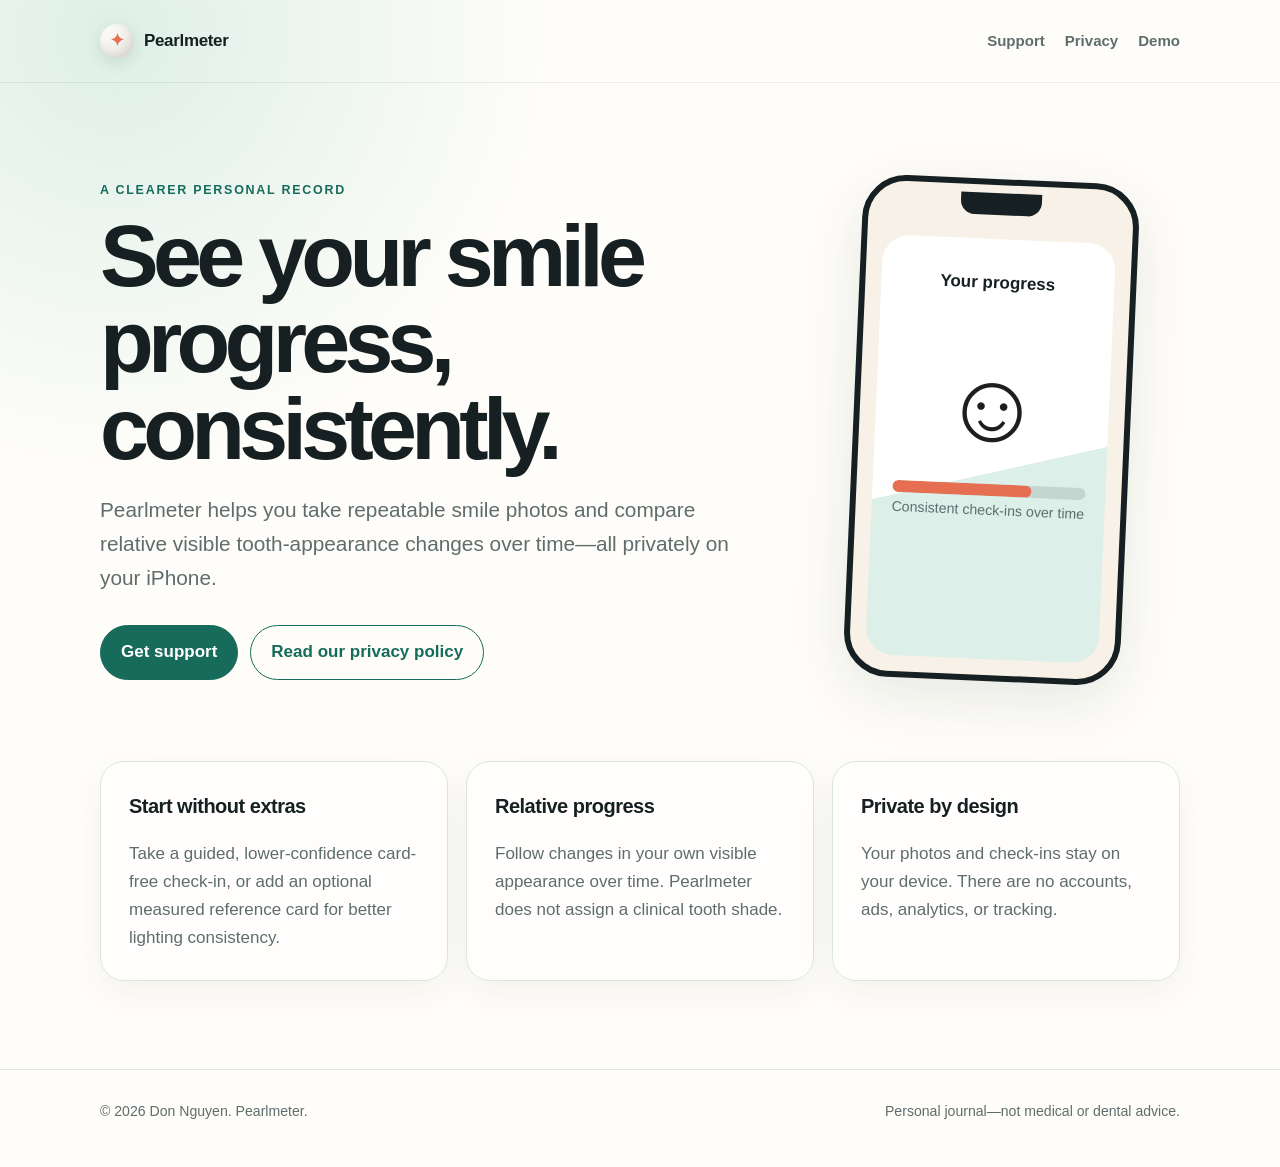
<file: index.html>
<!doctype html>
<html lang="en-AU">
<head>
  <meta charset="utf-8">
  <meta name="viewport" content="width=device-width, initial-scale=1">
  <meta name="description" content="Pearlmeter is a private, on-device journal for consistent smile photos and relative visible tooth-appearance progress.">
  <title>Pearlmeter — See your progress clearly</title>
  <link rel="stylesheet" href="./assets/styles.css">
</head>
<body>
  <header><nav class="shell" aria-label="Main navigation">
    <a class="brand" href="./"><span class="mark" aria-hidden="true">✦</span> Pearlmeter</a>
    <div class="nav-links"><a href="./support/">Support</a><a href="./privacy/">Privacy</a><a href="./demo/">Demo</a></div>
  </nav></header>
  <main class="shell">
    <section class="hero">
      <div>
        <div class="eyebrow">A clearer personal record</div>
        <h1>See your smile progress, consistently.</h1>
        <p>Pearlmeter helps you take repeatable smile photos and compare relative visible tooth-appearance changes over time—all privately on your iPhone.</p>
        <div class="actions"><a class="button" href="./support/">Get support</a><a class="button secondary" href="./privacy/">Read our privacy policy</a></div>
      </div>
      <div class="phone" aria-hidden="true"><div class="phone-screen"><strong>Your progress</strong><span class="smile">☺</span><div class="meter"><span></span></div><small>Consistent check-ins over time</small></div></div>
    </section>
    <section class="grid" aria-label="Pearlmeter highlights">
      <article class="card"><h2>Start without extras</h2><p>Take a guided, lower-confidence card-free check-in, or add an optional measured reference card for better lighting consistency.</p></article>
      <article class="card"><h2>Relative progress</h2><p>Follow changes in your own visible appearance over time. Pearlmeter does not assign a clinical tooth shade.</p></article>
      <article class="card"><h2>Private by design</h2><p>Your photos and check-ins stay on your device. There are no accounts, ads, analytics, or tracking.</p></article>
    </section>
  </main>
  <footer><div class="shell footer-row"><span>© 2026 Don Nguyen. Pearlmeter.</span><span>Personal journal—not medical or dental advice.</span></div></footer>
</body>
</html>
</file>
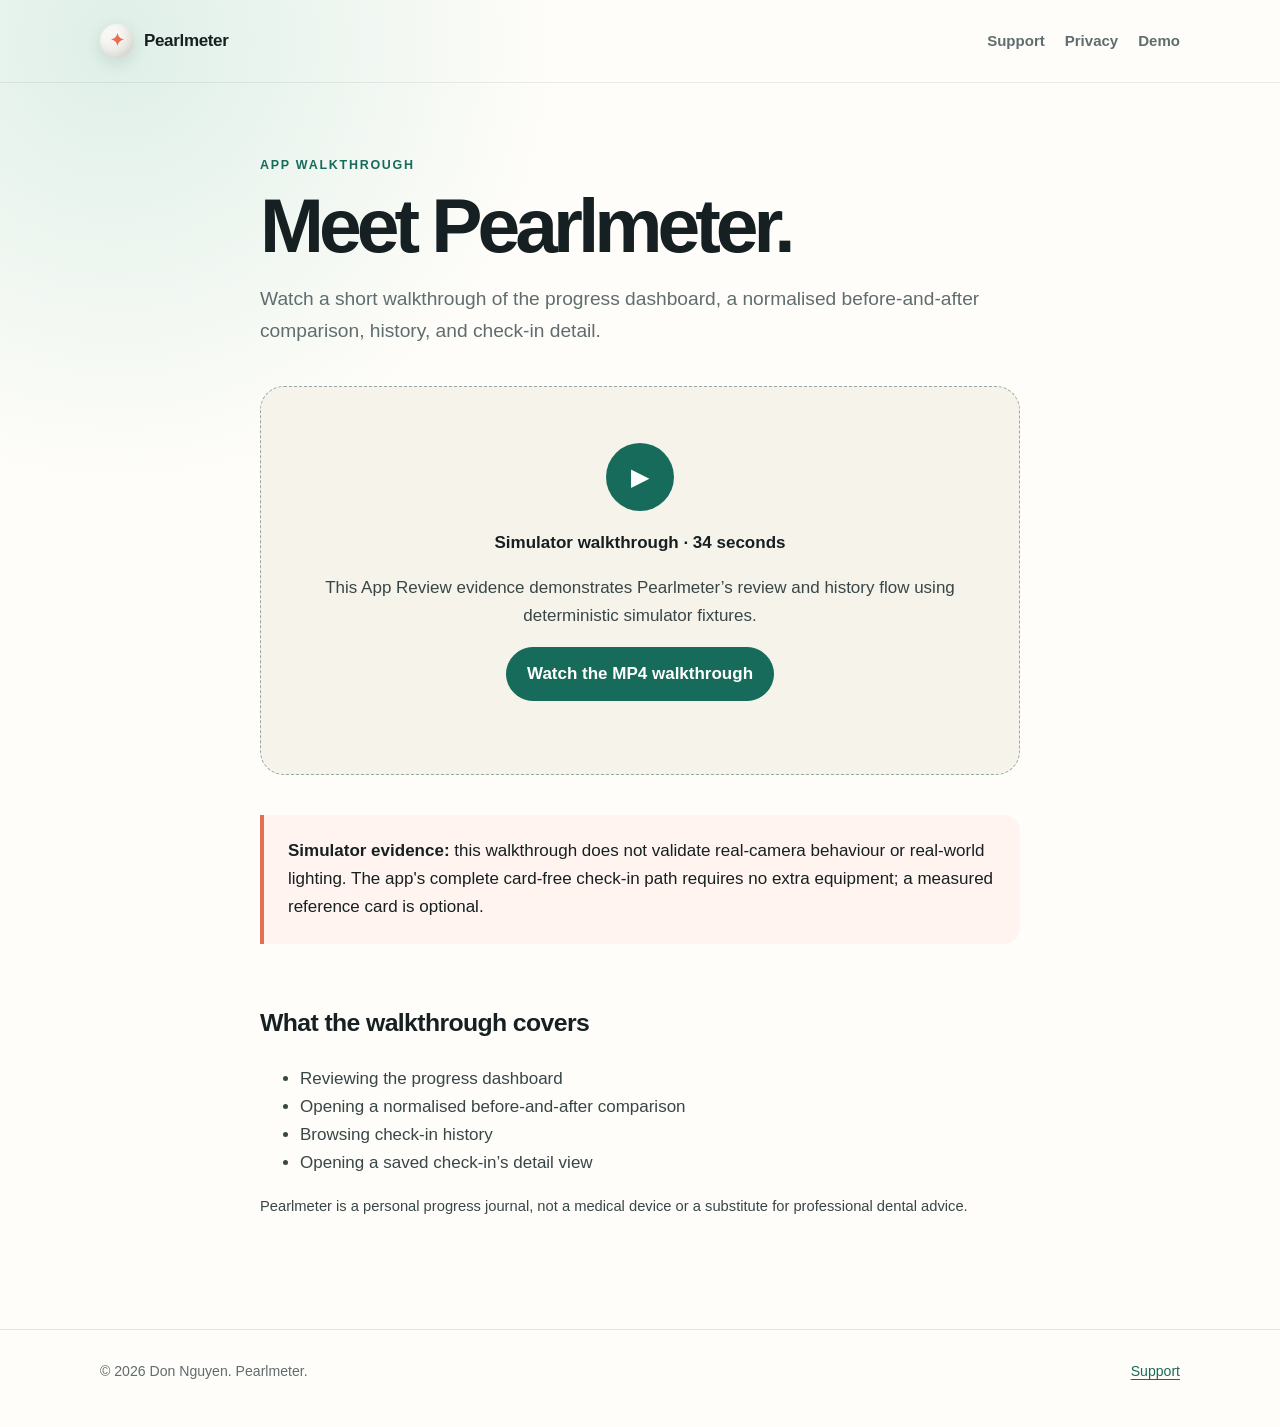
<file: demo/index.html>
<!doctype html>
<html lang="en-AU">
<head>
  <meta charset="utf-8"><meta name="viewport" content="width=device-width, initial-scale=1">
  <meta name="description" content="Pearlmeter app walkthrough for review.">
  <title>App Walkthrough — Pearlmeter</title><link rel="stylesheet" href="../assets/styles.css">
</head>
<body>
  <header><nav class="shell" aria-label="Main navigation"><a class="brand" href="../"><span class="mark" aria-hidden="true">✦</span> Pearlmeter</a><div class="nav-links"><a href="../support/">Support</a><a href="../privacy/">Privacy</a><a href="./" aria-current="page">Demo</a></div></nav></header>
  <main class="article">
    <div class="eyebrow">App walkthrough</div><h1>Meet Pearlmeter.</h1>
    <p class="lede">Watch a short walkthrough of the progress dashboard, a normalised before-and-after comparison, history, and check-in detail.</p>
    <div class="demo-frame"><div class="play" aria-hidden="true">▶</div><strong>Simulator walkthrough · 34 seconds</strong><p>This App Review evidence demonstrates Pearlmeter’s review and history flow using deterministic simulator fixtures.</p><p><a class="button" href="https://github.com/donnguyen-dev/pearlmeter-support/releases/download/demo/pearlmeter-simulator-demo.mp4?v=cf200ca5">Watch the MP4 walkthrough</a></p></div>
    <div class="notice"><strong>Simulator evidence:</strong> this walkthrough does not validate real-camera behaviour or real-world lighting. The app's complete card-free check-in path requires no extra equipment; a measured reference card is optional.</div>
    <h2>What the walkthrough covers</h2>
    <ul><li>Reviewing the progress dashboard</li><li>Opening a normalised before-and-after comparison</li><li>Browsing check-in history</li><li>Opening a saved check-in’s detail view</li></ul>
    <p class="meta">Pearlmeter is a personal progress journal, not a medical device or a substitute for professional dental advice.</p>
  </main>
  <footer><div class="shell footer-row"><span>© 2026 Don Nguyen. Pearlmeter.</span><a href="../support/">Support</a></div></footer>
</body>
</html>
</file>
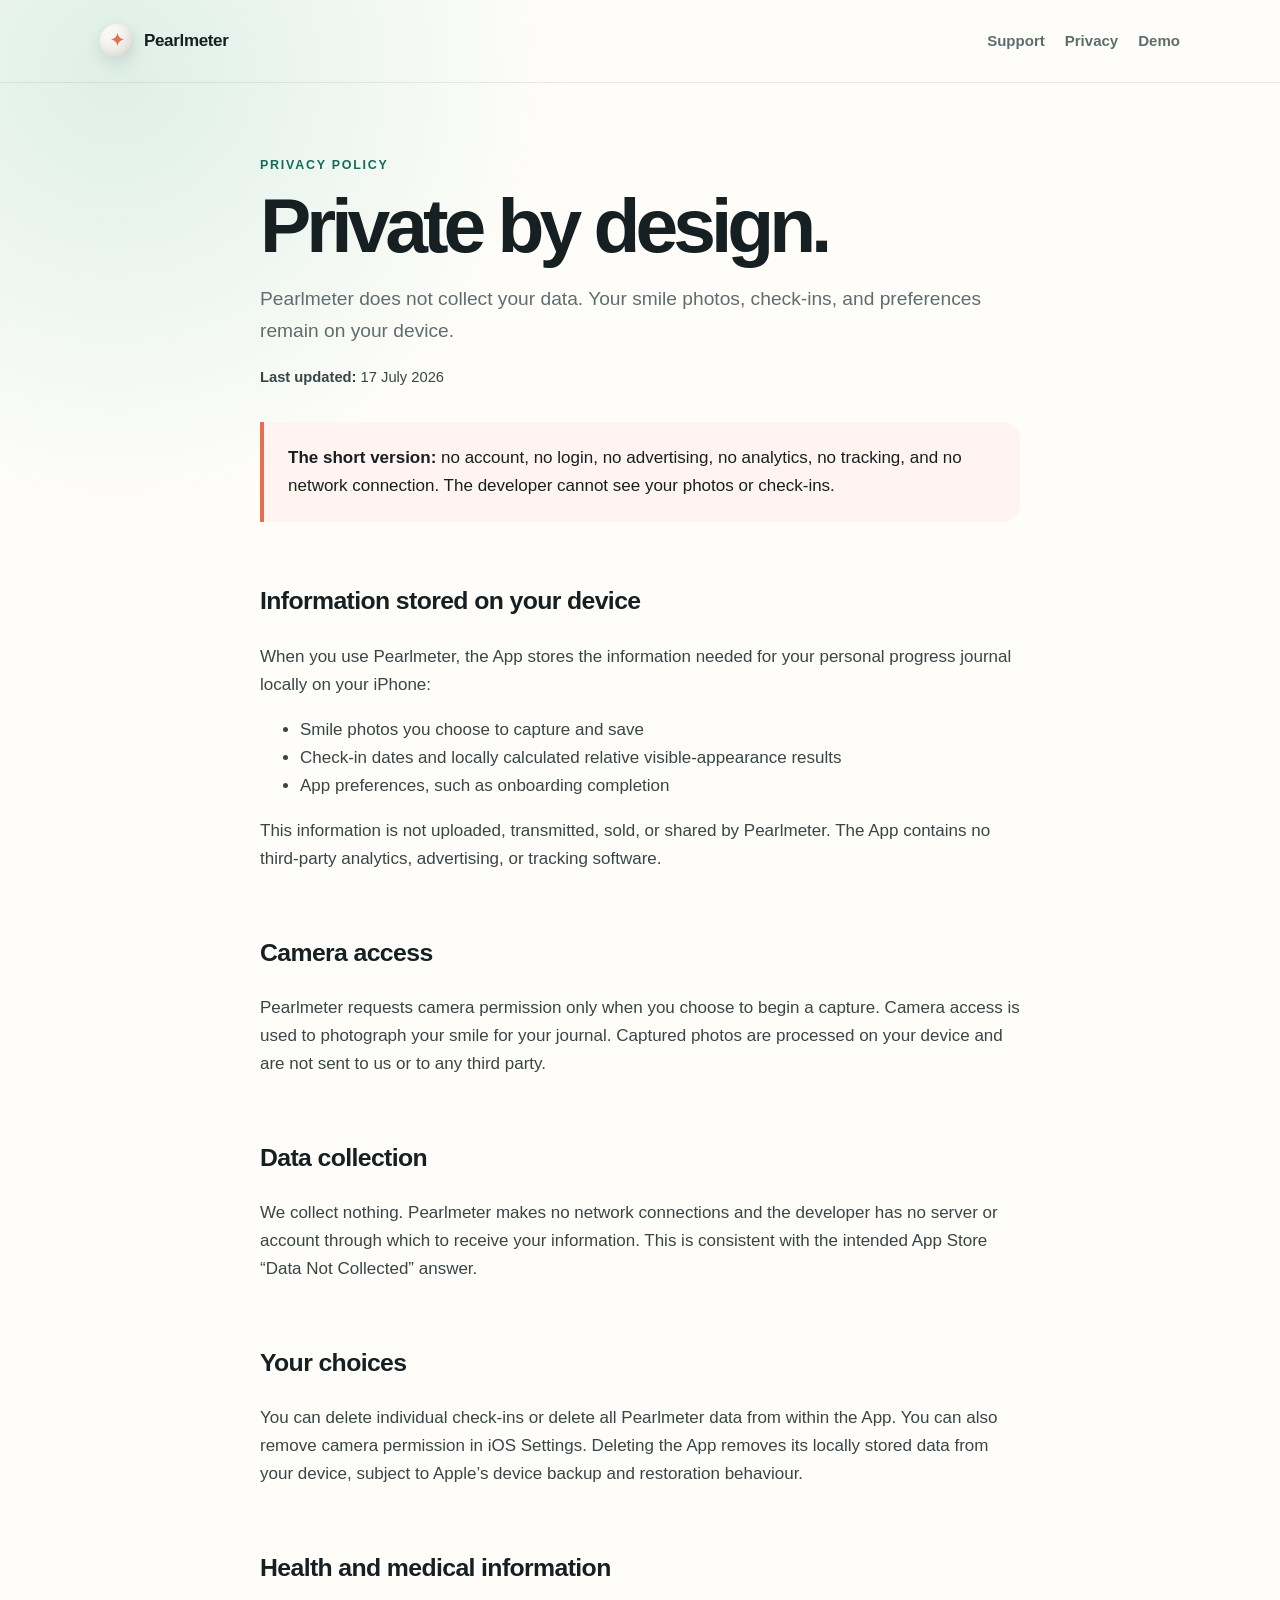
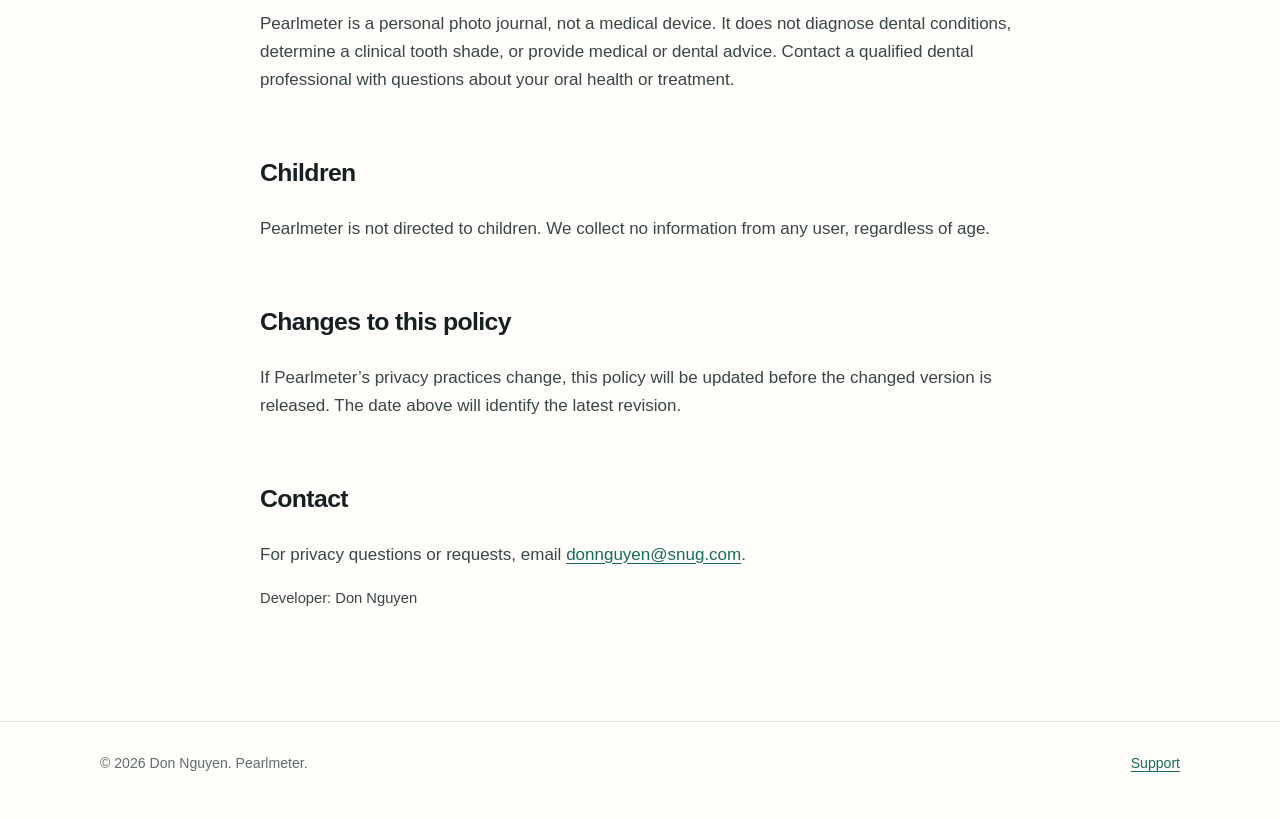
<file: privacy/index.html>
<!doctype html>
<html lang="en-AU">
<head>
  <meta charset="utf-8"><meta name="viewport" content="width=device-width, initial-scale=1">
  <meta name="description" content="Pearlmeter privacy policy: data is not collected and your photos remain on your device.">
  <title>Privacy Policy — Pearlmeter</title><link rel="stylesheet" href="../assets/styles.css">
</head>
<body>
  <header><nav class="shell" aria-label="Main navigation"><a class="brand" href="../"><span class="mark" aria-hidden="true">✦</span> Pearlmeter</a><div class="nav-links"><a href="../support/">Support</a><a href="./" aria-current="page">Privacy</a><a href="../demo/">Demo</a></div></nav></header>
  <main class="article">
    <div class="eyebrow">Privacy policy</div><h1>Private by design.</h1>
    <p class="lede">Pearlmeter does not collect your data. Your smile photos, check-ins, and preferences remain on your device.</p>
    <p class="meta"><strong>Last updated:</strong> 17 July 2026</p>
    <div class="notice"><strong>The short version:</strong> no account, no login, no advertising, no analytics, no tracking, and no network connection. The developer cannot see your photos or check-ins.</div>
    <h2>Information stored on your device</h2>
    <p>When you use Pearlmeter, the App stores the information needed for your personal progress journal locally on your iPhone:</p>
    <ul><li>Smile photos you choose to capture and save</li><li>Check-in dates and locally calculated relative visible-appearance results</li><li>App preferences, such as onboarding completion</li></ul>
    <p>This information is not uploaded, transmitted, sold, or shared by Pearlmeter. The App contains no third-party analytics, advertising, or tracking software.</p>
    <h2>Camera access</h2>
    <p>Pearlmeter requests camera permission only when you choose to begin a capture. Camera access is used to photograph your smile for your journal. Captured photos are processed on your device and are not sent to us or to any third party.</p>
    <h2>Data collection</h2>
    <p>We collect nothing. Pearlmeter makes no network connections and the developer has no server or account through which to receive your information. This is consistent with the intended App Store “Data Not Collected” answer.</p>
    <h2>Your choices</h2>
    <p>You can delete individual check-ins or delete all Pearlmeter data from within the App. You can also remove camera permission in iOS Settings. Deleting the App removes its locally stored data from your device, subject to Apple’s device backup and restoration behaviour.</p>
    <h2>Health and medical information</h2>
    <p>Pearlmeter is a personal photo journal, not a medical device. It does not diagnose dental conditions, determine a clinical tooth shade, or provide medical or dental advice. Contact a qualified dental professional with questions about your oral health or treatment.</p>
    <h2>Children</h2>
    <p>Pearlmeter is not directed to children. We collect no information from any user, regardless of age.</p>
    <h2>Changes to this policy</h2>
    <p>If Pearlmeter’s privacy practices change, this policy will be updated before the changed version is released. The date above will identify the latest revision.</p>
    <h2>Contact</h2>
    <p>For privacy questions or requests, email <a href="mailto:donnguyen@snug.com">donnguyen@snug.com</a>.</p>
    <p class="meta">Developer: Don Nguyen</p>
  </main>
  <footer><div class="shell footer-row"><span>© 2026 Don Nguyen. Pearlmeter.</span><a href="../support/">Support</a></div></footer>
</body>
</html>
</file>
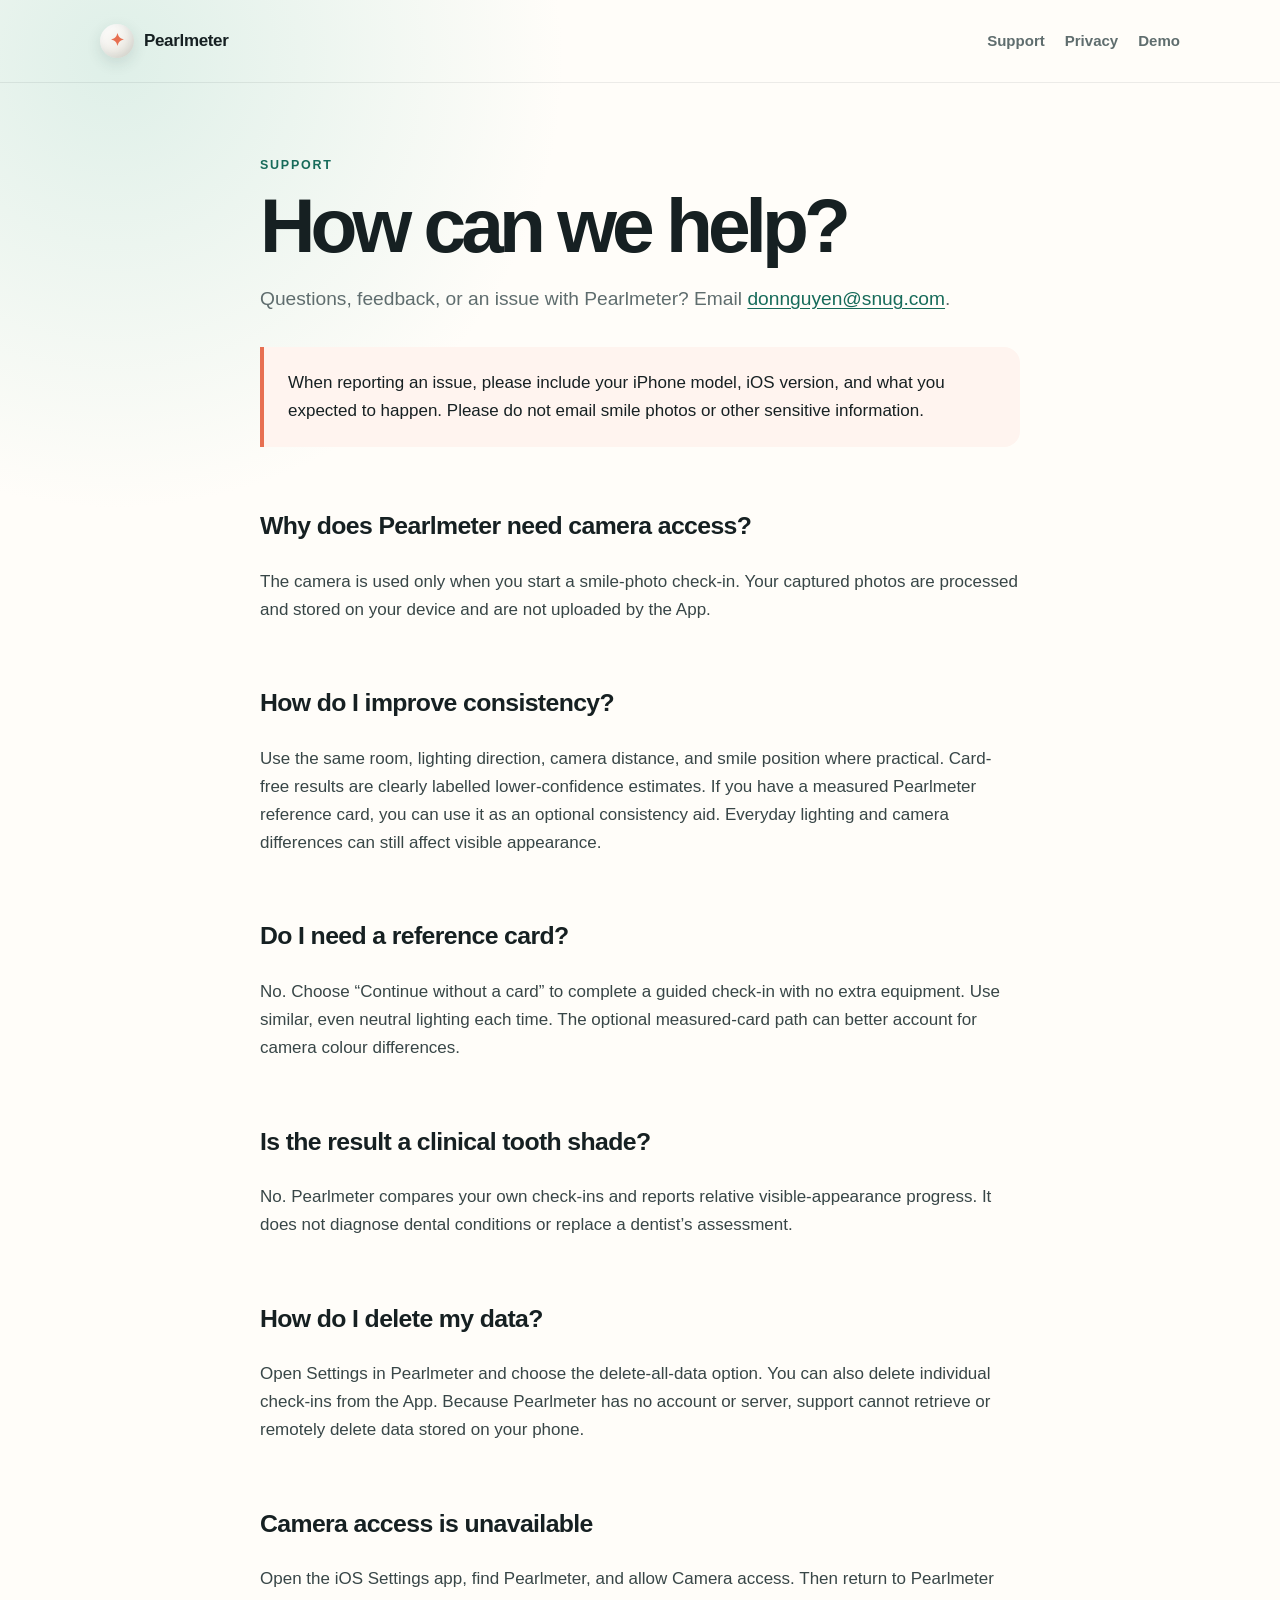
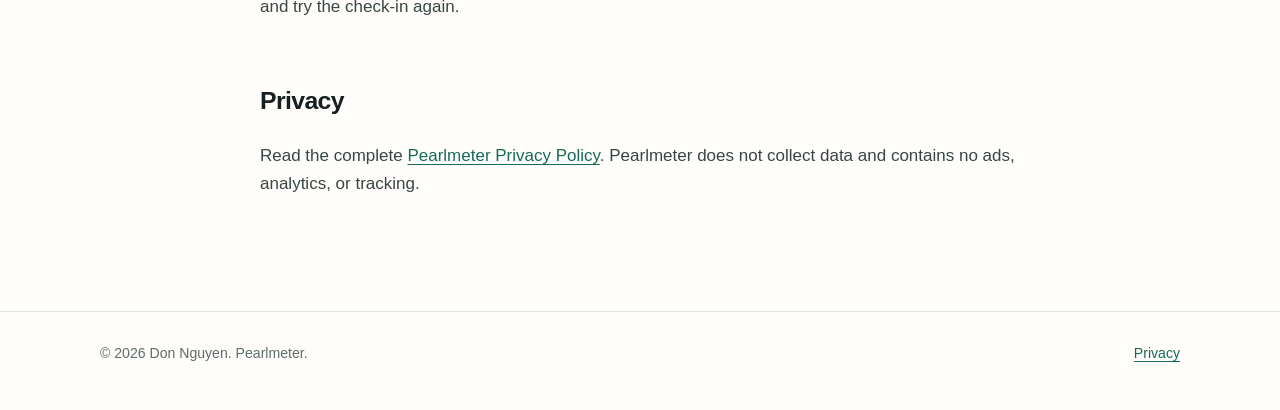
<file: support/index.html>
<!doctype html>
<html lang="en-AU">
<head>
  <meta charset="utf-8"><meta name="viewport" content="width=device-width, initial-scale=1">
  <meta name="description" content="Get help with Pearlmeter and find answers to common questions.">
  <title>Support — Pearlmeter</title><link rel="stylesheet" href="../assets/styles.css">
</head>
<body>
  <header><nav class="shell" aria-label="Main navigation"><a class="brand" href="../"><span class="mark" aria-hidden="true">✦</span> Pearlmeter</a><div class="nav-links"><a href="./" aria-current="page">Support</a><a href="../privacy/">Privacy</a><a href="../demo/">Demo</a></div></nav></header>
  <main class="article">
    <div class="eyebrow">Support</div><h1>How can we help?</h1>
    <p class="lede">Questions, feedback, or an issue with Pearlmeter? Email <a href="mailto:donnguyen@snug.com">donnguyen@snug.com</a>.</p>
    <div class="notice">When reporting an issue, please include your iPhone model, iOS version, and what you expected to happen. Please do not email smile photos or other sensitive information.</div>
    <h2>Why does Pearlmeter need camera access?</h2>
    <p>The camera is used only when you start a smile-photo check-in. Your captured photos are processed and stored on your device and are not uploaded by the App.</p>
    <h2>How do I improve consistency?</h2>
    <p>Use the same room, lighting direction, camera distance, and smile position where practical. Card-free results are clearly labelled lower-confidence estimates. If you have a measured Pearlmeter reference card, you can use it as an optional consistency aid. Everyday lighting and camera differences can still affect visible appearance.</p>
    <h2>Do I need a reference card?</h2>
    <p>No. Choose “Continue without a card” to complete a guided check-in with no extra equipment. Use similar, even neutral lighting each time. The optional measured-card path can better account for camera colour differences.</p>
    <h2>Is the result a clinical tooth shade?</h2>
    <p>No. Pearlmeter compares your own check-ins and reports relative visible-appearance progress. It does not diagnose dental conditions or replace a dentist’s assessment.</p>
    <h2>How do I delete my data?</h2>
    <p>Open Settings in Pearlmeter and choose the delete-all-data option. You can also delete individual check-ins from the App. Because Pearlmeter has no account or server, support cannot retrieve or remotely delete data stored on your phone.</p>
    <h2>Camera access is unavailable</h2>
    <p>Open the iOS Settings app, find Pearlmeter, and allow Camera access. Then return to Pearlmeter and try the check-in again.</p>
    <h2>Privacy</h2>
    <p>Read the complete <a href="../privacy/">Pearlmeter Privacy Policy</a>. Pearlmeter does not collect data and contains no ads, analytics, or tracking.</p>
  </main>
  <footer><div class="shell footer-row"><span>© 2026 Don Nguyen. Pearlmeter.</span><a href="../privacy/">Privacy</a></div></footer>
</body>
</html>
</file>
<file: assets/styles.css>
:root {
  --ink: #162022;
  --muted: #5f6d6e;
  --paper: #fffdf9;
  --pearl: #f6f3eb;
  --mint: #cde8df;
  --mint-deep: #176b5a;
  --coral: #e76f51;
  --line: #dce5e1;
  --shadow: 0 18px 60px rgba(31, 61, 55, 0.11);
}

* { box-sizing: border-box; }

html { scroll-behavior: smooth; }

body {
  margin: 0;
  color: var(--ink);
  background:
    radial-gradient(circle at 9% 3%, rgba(205, 232, 223, 0.65), transparent 28rem),
    var(--paper);
  font-family: -apple-system, BlinkMacSystemFont, "Segoe UI", sans-serif;
  font-size: 17px;
  line-height: 1.65;
}

a { color: var(--mint-deep); text-underline-offset: 0.18em; }
a:hover { color: #0d5144; }

.shell { width: min(1080px, calc(100% - 40px)); margin: 0 auto; }

header {
  padding: 24px 0;
  border-bottom: 1px solid rgba(22, 32, 34, 0.08);
}

nav { display: flex; align-items: center; justify-content: space-between; gap: 24px; }
.brand { display: inline-flex; align-items: center; gap: 10px; color: var(--ink); font-weight: 800; text-decoration: none; letter-spacing: -0.02em; }
.mark { width: 34px; height: 34px; border-radius: 50%; display: grid; place-items: center; background: linear-gradient(145deg, white, #e9e5dc); box-shadow: inset -3px -3px 8px rgba(31, 61, 55, 0.12), 0 5px 15px rgba(31, 61, 55, 0.12); color: var(--coral); }
.nav-links { display: flex; flex-wrap: wrap; gap: 20px; }
.nav-links a { color: var(--muted); font-size: 0.94rem; font-weight: 650; text-decoration: none; }

main { min-height: calc(100vh - 180px); }
.hero { padding: 96px 0 80px; display: grid; grid-template-columns: minmax(0, 1.25fr) minmax(280px, 0.75fr); align-items: center; gap: 72px; }
.eyebrow { color: var(--mint-deep); font-size: 0.78rem; font-weight: 800; letter-spacing: 0.14em; text-transform: uppercase; }
h1 { max-width: 820px; margin: 12px 0 20px; font-size: clamp(2.7rem, 7vw, 5.5rem); line-height: 0.98; letter-spacing: -0.065em; }
.hero p { max-width: 640px; color: var(--muted); font-size: clamp(1.08rem, 2vw, 1.3rem); }
.actions { display: flex; flex-wrap: wrap; gap: 12px; margin-top: 30px; }
.button { display: inline-flex; min-height: 50px; align-items: center; justify-content: center; padding: 12px 20px; border: 1px solid var(--mint-deep); border-radius: 999px; background: var(--mint-deep); color: white; font-weight: 750; text-decoration: none; }
.button.secondary { color: var(--mint-deep); background: transparent; }

.phone { position: relative; max-width: 300px; margin: 0 auto; padding: 16px; border: 6px solid var(--ink); border-radius: 44px; background: #f7f1e7; box-shadow: var(--shadow); transform: rotate(2.5deg); }
.phone::before { content: ""; display: block; width: 35%; height: 22px; margin: -8px auto 24px; border-radius: 0 0 14px 14px; background: var(--ink); }
.phone-screen { min-height: 420px; padding: 30px 20px; border-radius: 27px; background: linear-gradient(165deg, white 0 55%, #dcefe8 55%); text-align: center; }
.smile { display: block; margin: 60px 0 28px; font-size: 6.2rem; line-height: 1; filter: grayscale(1); }
.meter { height: 12px; overflow: hidden; border-radius: 20px; background: rgba(22, 32, 34, 0.12); }
.meter span { display: block; width: 72%; height: 100%; border-radius: inherit; background: var(--coral); }
.phone small { color: var(--muted); }

.grid { display: grid; grid-template-columns: repeat(3, 1fr); gap: 18px; padding: 0 0 88px; }
.card { padding: 28px; border: 1px solid var(--line); border-radius: 24px; background: rgba(255, 255, 255, 0.74); box-shadow: 0 12px 35px rgba(31, 61, 55, 0.06); }
.card h2 { margin-top: 0; font-size: 1.25rem; letter-spacing: -0.025em; }
.card p { margin-bottom: 0; color: var(--muted); }

.article { width: min(760px, calc(100% - 40px)); margin: 0 auto; padding: 72px 0 96px; }
.article h1 { font-size: clamp(2.6rem, 7vw, 4.8rem); }
.article h2 { margin-top: 2.4em; font-size: 1.55rem; letter-spacing: -0.025em; }
.article p, .article li { color: #384647; }
.article .lede { color: var(--muted); font-size: 1.2rem; }
.notice { margin: 32px 0; padding: 22px 24px; border-left: 4px solid var(--coral); border-radius: 0 16px 16px 0; background: #fff4ef; }
.meta { color: var(--muted); font-size: 0.92rem; }
.demo-frame { margin: 40px 0; padding: 56px 28px; border: 1px dashed #91aaa3; border-radius: 24px; background: var(--pearl); text-align: center; }
.demo-frame .play { width: 68px; height: 68px; margin: 0 auto 18px; border-radius: 50%; display: grid; place-items: center; background: var(--mint-deep); color: white; font-size: 1.5rem; }

footer { padding: 30px 0 44px; border-top: 1px solid var(--line); color: var(--muted); font-size: 0.88rem; }
.footer-row { display: flex; align-items: center; justify-content: space-between; gap: 20px; }

@media (max-width: 760px) {
  .hero { grid-template-columns: 1fr; padding: 64px 0; gap: 44px; }
  .grid { grid-template-columns: 1fr; }
  .phone { width: 260px; }
  .phone-screen { min-height: 360px; }
  .smile { margin-top: 42px; }
}

@media (max-width: 520px) {
  .shell { width: min(100% - 28px, 1080px); }
  nav, .footer-row { align-items: flex-start; flex-direction: column; }
  .nav-links { gap: 14px; }
  .hero { padding-top: 48px; }
}

@media (prefers-reduced-motion: reduce) { html { scroll-behavior: auto; } }
</file>
